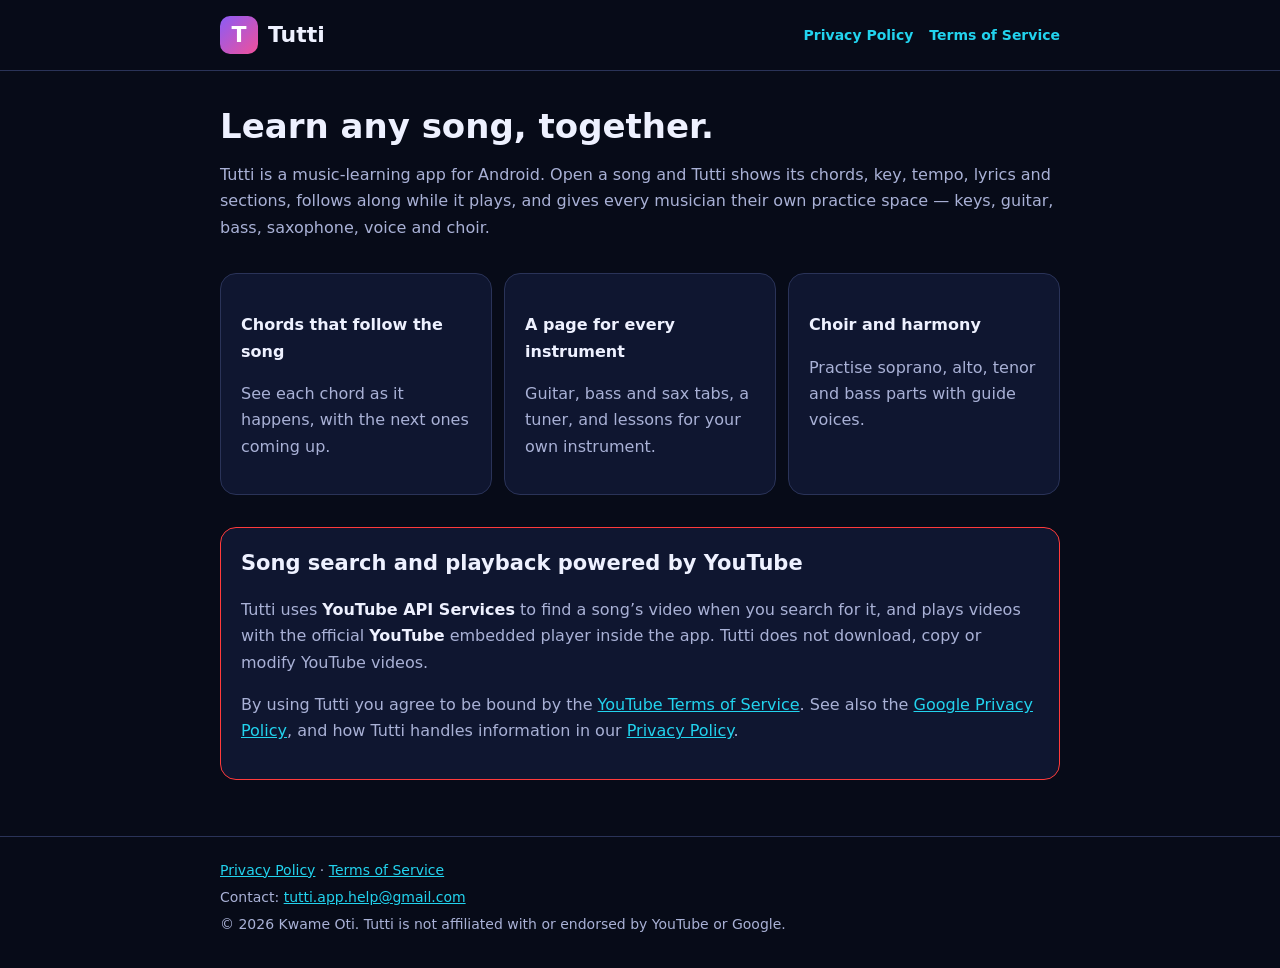
<file: index.html>
<!doctype html>
<html lang="en">
<head>
<meta charset="utf-8"><meta name="viewport" content="width=device-width,initial-scale=1">
<title>Tutti — Everyone in harmony</title>
<meta name="description" content="Tutti is a music-learning app: open a song and see its chords, key, tempo, lyrics and sections so you can learn and practise it.">
<link rel="stylesheet" href="style.css">
</head>
<body>
<header><div class="wrap">
  <a class="brand" href="index.html"><span class="logo">T</span>Tutti</a>
  <nav><a href="privacy.html">Privacy Policy</a><a href="terms.html">Terms of Service</a></nav>
</div></header>
<main><div class="wrap">
  <h1>Learn any song, together.</h1>
  <p>Tutti is a music-learning app for Android. Open a song and Tutti shows its chords, key, tempo, lyrics and sections, follows along while it plays, and gives every musician their own practice space — keys, guitar, bass, saxophone, voice and choir.</p>

  <div class="grid">
    <div class="card"><h3>Chords that follow the song</h3><p>See each chord as it happens, with the next ones coming up.</p></div>
    <div class="card"><h3>A page for every instrument</h3><p>Guitar, bass and sax tabs, a tuner, and lessons for your own instrument.</p></div>
    <div class="card"><h3>Choir and harmony</h3><p>Practise soprano, alto, tenor and bass parts with guide voices.</p></div>
  </div>

  <div class="card yt">
    <h2>Song search and playback powered by YouTube</h2>
    <p>Tutti uses <strong>YouTube API Services</strong> to find a song’s video when you search for it, and plays videos with the official <strong>YouTube</strong> embedded player inside the app. Tutti does not download, copy or modify YouTube videos.</p>
    <p>By using Tutti you agree to be bound by the <a href="https://www.youtube.com/t/terms">YouTube Terms of Service</a>. See also the <a href="https://policies.google.com/privacy">Google Privacy Policy</a>, and how Tutti handles information in our <a href="privacy.html">Privacy Policy</a>.</p>  </div>
</div></main>
<footer><div class="wrap">
  <p><a href="privacy.html">Privacy Policy</a> · <a href="terms.html">Terms of Service</a></p>
  <p>Contact: <a href="mailto:tutti.app.help@gmail.com">tutti.app.help@gmail.com</a></p>
  <p>© 2026 Kwame Oti. Tutti is not affiliated with or endorsed by YouTube or Google.</p>
</div></footer>
</body>
</html>
</file>
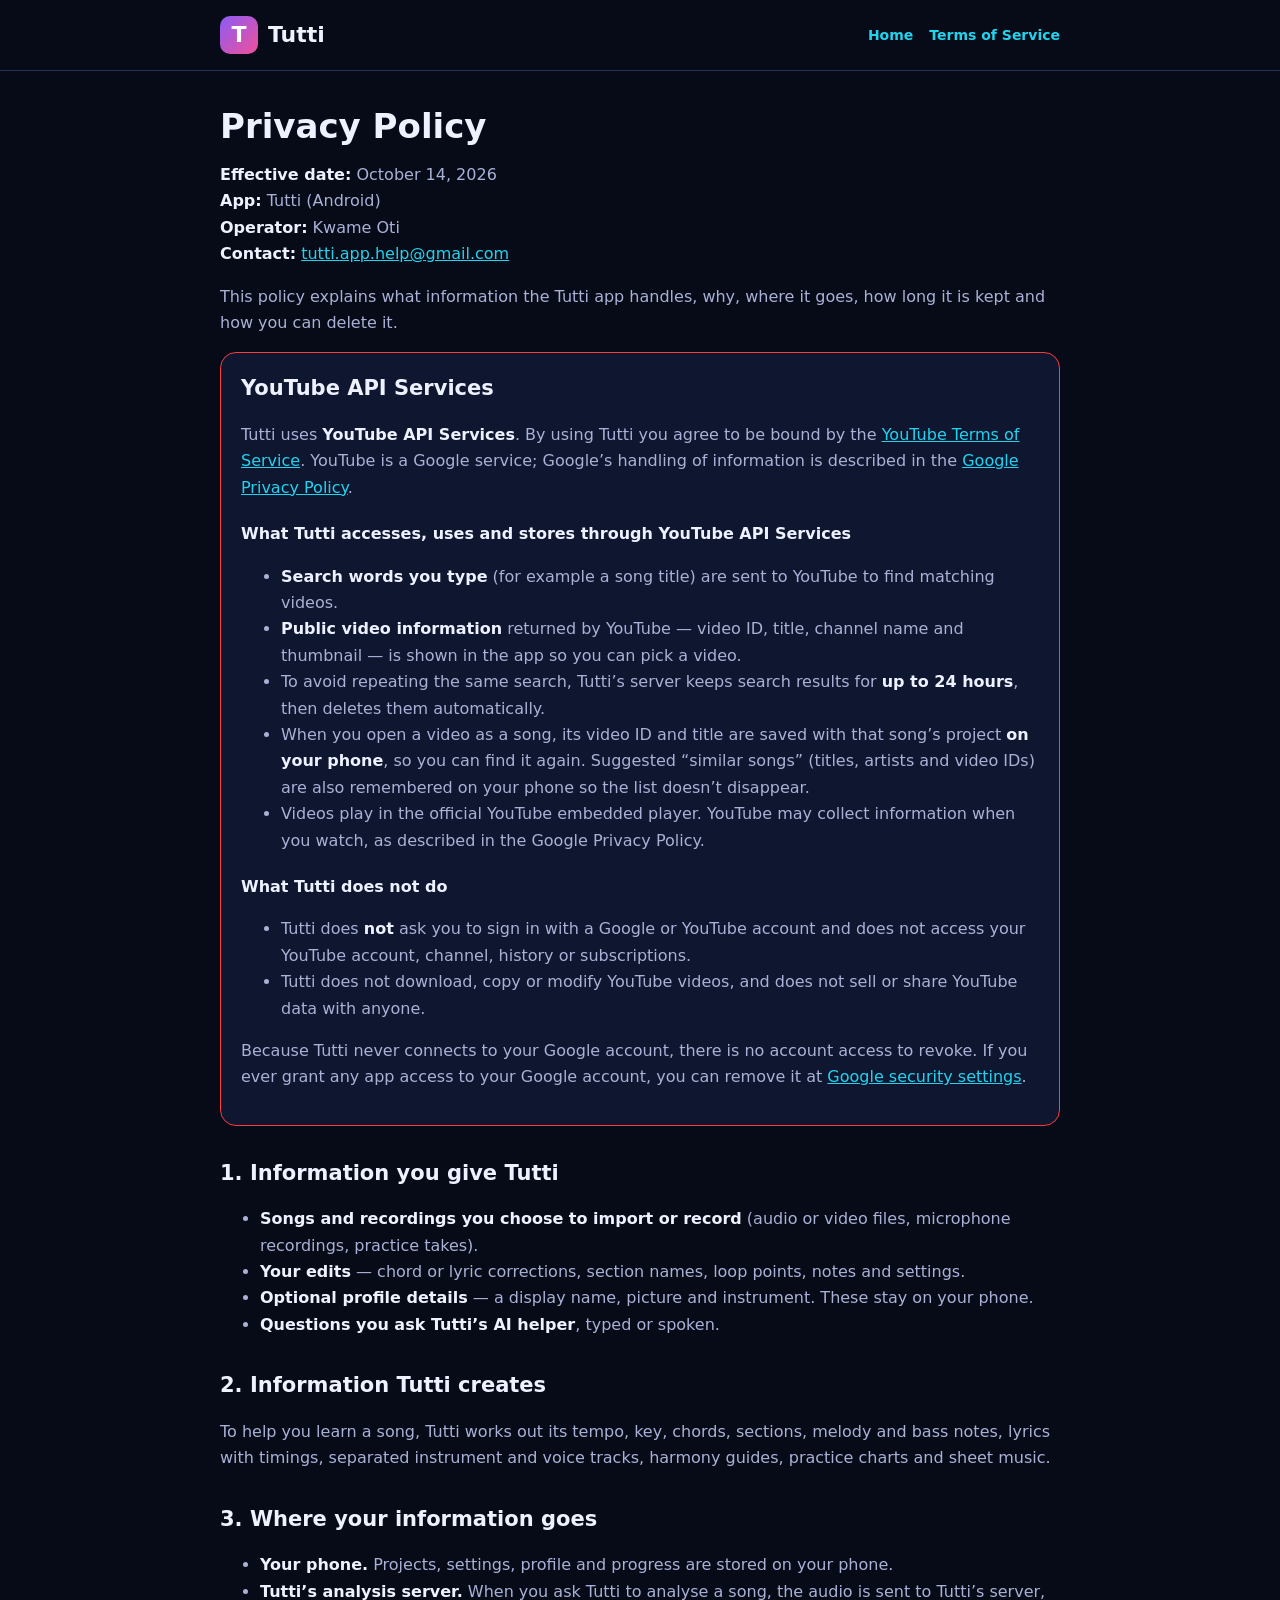
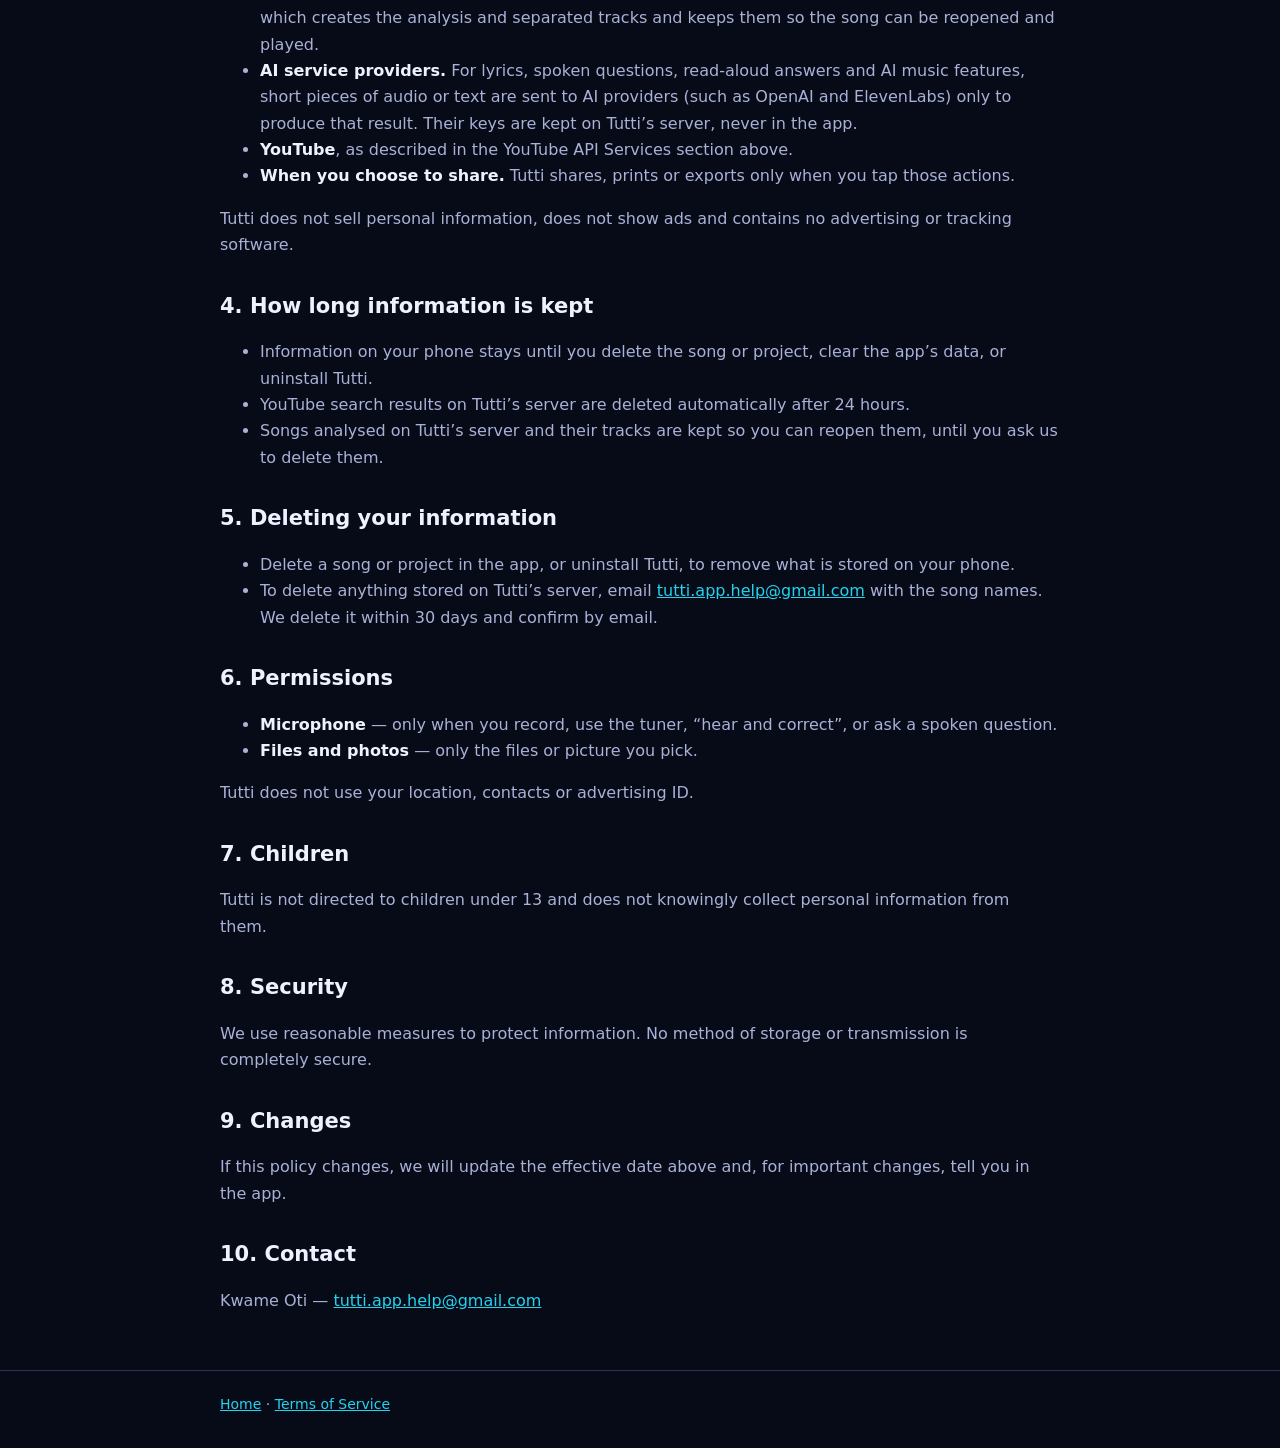
<file: privacy.html>
<!doctype html>
<html lang="en">
<head>
<meta charset="utf-8"><meta name="viewport" content="width=device-width,initial-scale=1">
<title>Tutti Privacy Policy</title>
<link rel="stylesheet" href="style.css">
</head>
<body>
<header><div class="wrap">
  <a class="brand" href="index.html"><span class="logo">T</span>Tutti</a>
  <nav><a href="index.html">Home</a><a href="terms.html">Terms of Service</a></nav>
</div></header>
<main><div class="wrap">
<h1>Privacy Policy</h1>
<p><strong>Effective date:</strong> October 14, 2026<br>
<strong>App:</strong> Tutti (Android)<br>
<strong>Operator:</strong> Kwame Oti<br>
<strong>Contact:</strong> <a href="mailto:tutti.app.help@gmail.com">tutti.app.help@gmail.com</a></p>

<p>This policy explains what information the Tutti app handles, why, where it goes, how long it is kept and how you can delete it.</p>

<div class="card yt">
<h2>YouTube API Services</h2>
<p>Tutti uses <strong>YouTube API Services</strong>. By using Tutti you agree to be bound by the <a href="https://www.youtube.com/t/terms">YouTube Terms of Service</a>. YouTube is a Google service; Google’s handling of information is described in the <a href="https://policies.google.com/privacy">Google Privacy Policy</a>.</p>
<h3>What Tutti accesses, uses and stores through YouTube API Services</h3>
<ul>
  <li><strong>Search words you type</strong> (for example a song title) are sent to YouTube to find matching videos.</li>
  <li><strong>Public video information</strong> returned by YouTube — video ID, title, channel name and thumbnail — is shown in the app so you can pick a video.</li>
  <li>To avoid repeating the same search, Tutti’s server keeps search results for <strong>up to 24 hours</strong>, then deletes them automatically.</li>
  <li>When you open a video as a song, its video ID and title are saved with that song’s project <strong>on your phone</strong>, so you can find it again. Suggested “similar songs” (titles, artists and video IDs) are also remembered on your phone so the list doesn’t disappear.</li>
  <li>Videos play in the official YouTube embedded player. YouTube may collect information when you watch, as described in the Google Privacy Policy.</li>
</ul>
<h3>What Tutti does not do</h3>
<ul>
  <li>Tutti does <strong>not</strong> ask you to sign in with a Google or YouTube account and does not access your YouTube account, channel, history or subscriptions.</li>
  <li>Tutti does not download, copy or modify YouTube videos, and does not sell or share YouTube data with anyone.</li>
</ul>
<p>Because Tutti never connects to your Google account, there is no account access to revoke. If you ever grant any app access to your Google account, you can remove it at <a href="https://security.google.com/settings/security/permissions">Google security settings</a>.</p>
</div>

<h2>1. Information you give Tutti</h2>
<ul>
  <li><strong>Songs and recordings you choose to import or record</strong> (audio or video files, microphone recordings, practice takes).</li>
  <li><strong>Your edits</strong> — chord or lyric corrections, section names, loop points, notes and settings.</li>
  <li><strong>Optional profile details</strong> — a display name, picture and instrument. These stay on your phone.</li>
  <li><strong>Questions you ask Tutti’s AI helper</strong>, typed or spoken.</li>
</ul>

<h2>2. Information Tutti creates</h2>
<p>To help you learn a song, Tutti works out its tempo, key, chords, sections, melody and bass notes, lyrics with timings, separated instrument and voice tracks, harmony guides, practice charts and sheet music.</p>

<h2>3. Where your information goes</h2>
<ul>
  <li><strong>Your phone.</strong> Projects, settings, profile and progress are stored on your phone.</li>
  <li><strong>Tutti’s analysis server.</strong> When you ask Tutti to analyse a song, the audio is sent to Tutti’s server, which creates the analysis and separated tracks and keeps them so the song can be reopened and played.</li>
  <li><strong>AI service providers.</strong> For lyrics, spoken questions, read-aloud answers and AI music features, short pieces of audio or text are sent to AI providers (such as OpenAI and ElevenLabs) only to produce that result. Their keys are kept on Tutti’s server, never in the app.</li>
  <li><strong>YouTube</strong>, as described in the YouTube API Services section above.</li>
  <li><strong>When you choose to share.</strong> Tutti shares, prints or exports only when you tap those actions.</li>
</ul>
<p>Tutti does not sell personal information, does not show ads and contains no advertising or tracking software.</p>

<h2>4. How long information is kept</h2>
<ul>
  <li>Information on your phone stays until you delete the song or project, clear the app’s data, or uninstall Tutti.</li>
  <li>YouTube search results on Tutti’s server are deleted automatically after 24 hours.</li>
  <li>Songs analysed on Tutti’s server and their tracks are kept so you can reopen them, until you ask us to delete them.</li>
</ul>

<h2>5. Deleting your information</h2>
<ul>
  <li>Delete a song or project in the app, or uninstall Tutti, to remove what is stored on your phone.</li>
  <li>To delete anything stored on Tutti’s server, email <a href="mailto:tutti.app.help@gmail.com">tutti.app.help@gmail.com</a> with the song names. We delete it within 30 days and confirm by email.</li>
</ul>

<h2>6. Permissions</h2>
<ul>
  <li><strong>Microphone</strong> — only when you record, use the tuner, “hear and correct”, or ask a spoken question.</li>
  <li><strong>Files and photos</strong> — only the files or picture you pick.</li>
</ul>
<p>Tutti does not use your location, contacts or advertising ID.</p>

<h2>7. Children</h2>
<p>Tutti is not directed to children under 13 and does not knowingly collect personal information from them.</p>

<h2>8. Security</h2>
<p>We use reasonable measures to protect information. No method of storage or transmission is completely secure.</p>

<h2>9. Changes</h2>
<p>If this policy changes, we will update the effective date above and, for important changes, tell you in the app.</p>

<h2>10. Contact</h2>
<p>Kwame Oti — <a href="mailto:tutti.app.help@gmail.com">tutti.app.help@gmail.com</a></p>
</div></main>
<footer><div class="wrap"><p><a href="index.html">Home</a> · <a href="terms.html">Terms of Service</a></p></div></footer>
</body>
</html>
</file>
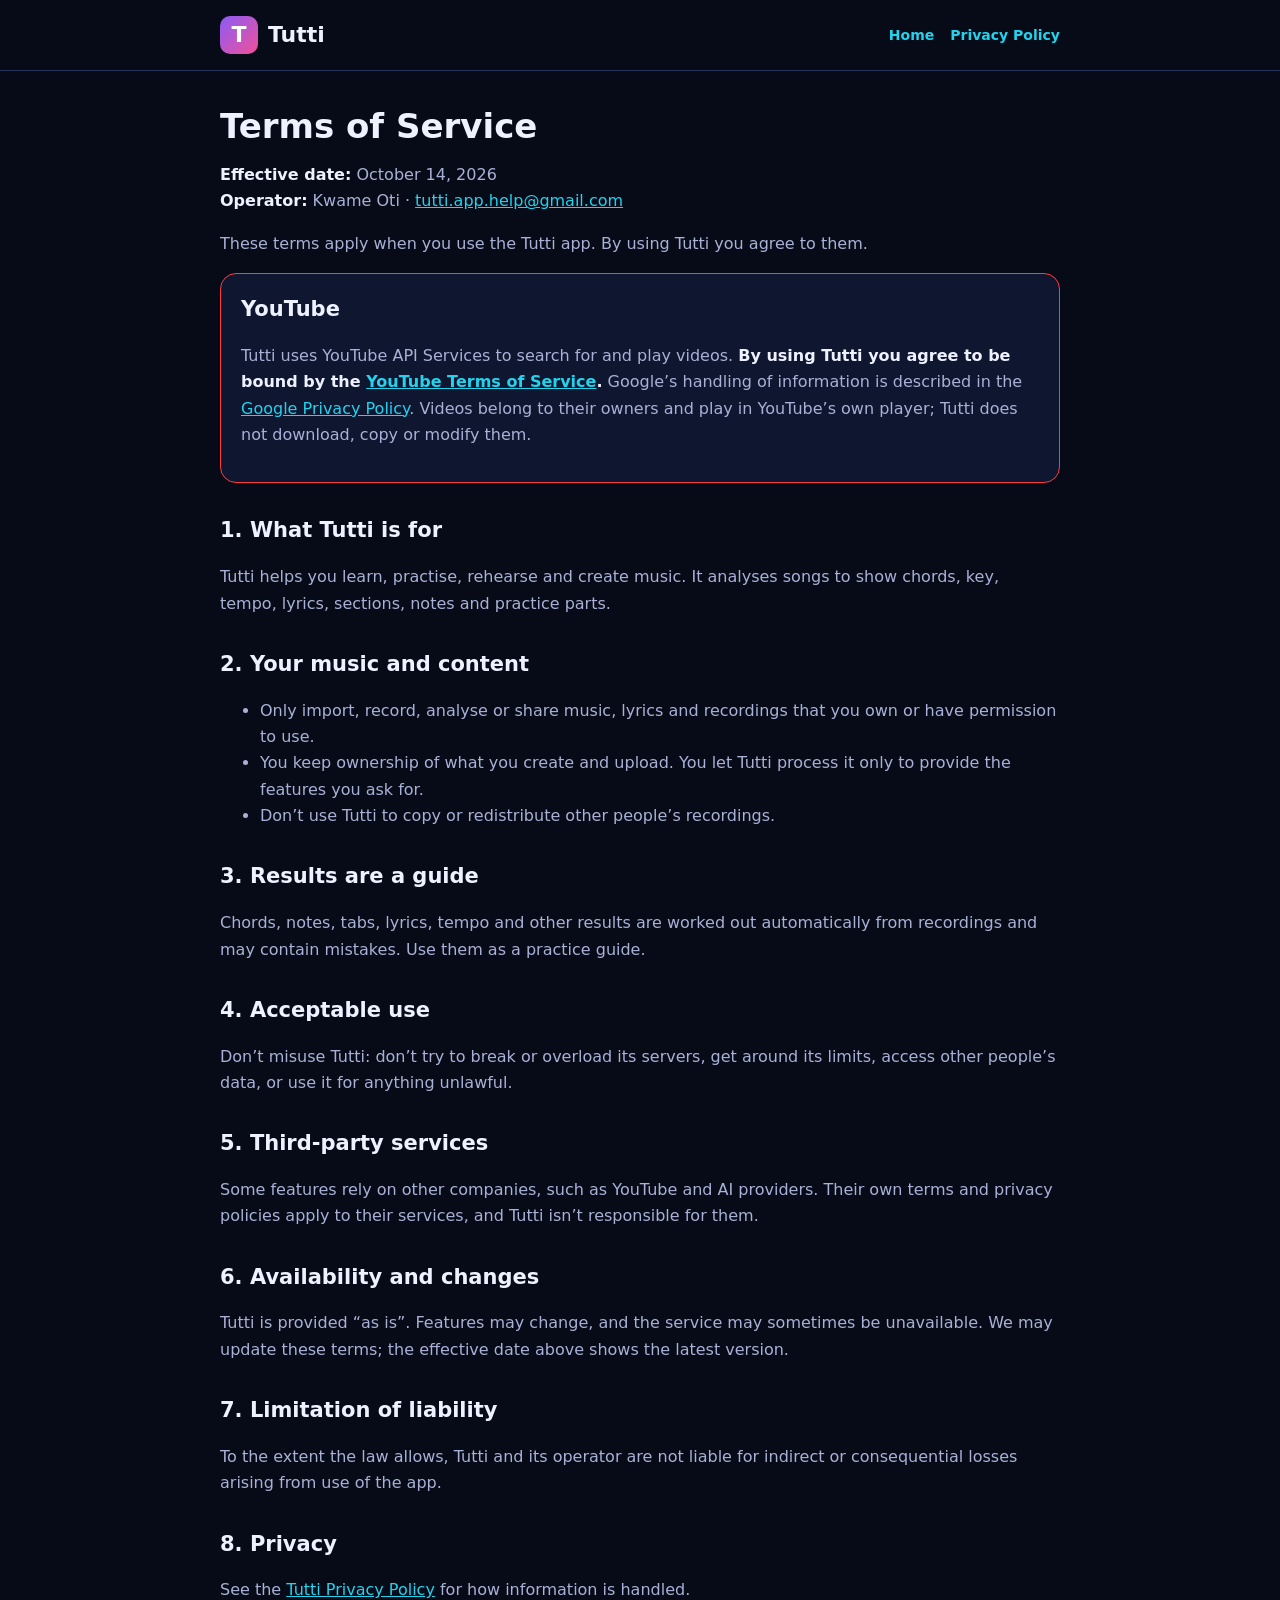
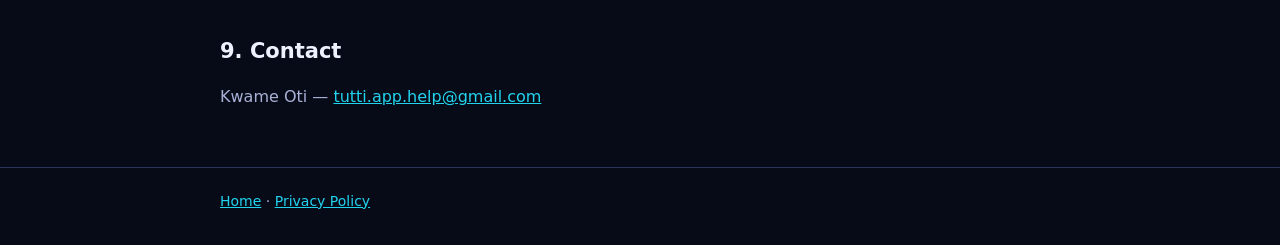
<file: terms.html>
<!doctype html>
<html lang="en">
<head>
<meta charset="utf-8"><meta name="viewport" content="width=device-width,initial-scale=1">
<title>Tutti Terms of Service</title>
<link rel="stylesheet" href="style.css">
</head>
<body>
<header><div class="wrap">
  <a class="brand" href="index.html"><span class="logo">T</span>Tutti</a>
  <nav><a href="index.html">Home</a><a href="privacy.html">Privacy Policy</a></nav>
</div></header>
<main><div class="wrap">
<h1>Terms of Service</h1>
<p><strong>Effective date:</strong> October 14, 2026<br>
<strong>Operator:</strong> Kwame Oti · <a href="mailto:tutti.app.help@gmail.com">tutti.app.help@gmail.com</a></p>

<p>These terms apply when you use the Tutti app. By using Tutti you agree to them.</p>

<div class="card yt">
<h2>YouTube</h2>
<p>Tutti uses YouTube API Services to search for and play videos. <strong>By using Tutti you agree to be bound by the <a href="https://www.youtube.com/t/terms">YouTube Terms of Service</a>.</strong> Google’s handling of information is described in the <a href="https://policies.google.com/privacy">Google Privacy Policy</a>. Videos belong to their owners and play in YouTube’s own player; Tutti does not download, copy or modify them.</p>
</div>

<h2>1. What Tutti is for</h2>
<p>Tutti helps you learn, practise, rehearse and create music. It analyses songs to show chords, key, tempo, lyrics, sections, notes and practice parts.</p>

<h2>2. Your music and content</h2>
<ul>
  <li>Only import, record, analyse or share music, lyrics and recordings that you own or have permission to use.</li>
  <li>You keep ownership of what you create and upload. You let Tutti process it only to provide the features you ask for.</li>
  <li>Don’t use Tutti to copy or redistribute other people’s recordings.</li>
</ul>

<h2>3. Results are a guide</h2>
<p>Chords, notes, tabs, lyrics, tempo and other results are worked out automatically from recordings and may contain mistakes. Use them as a practice guide.</p>

<h2>4. Acceptable use</h2>
<p>Don’t misuse Tutti: don’t try to break or overload its servers, get around its limits, access other people’s data, or use it for anything unlawful.</p>

<h2>5. Third-party services</h2>
<p>Some features rely on other companies, such as YouTube and AI providers. Their own terms and privacy policies apply to their services, and Tutti isn’t responsible for them.</p>

<h2>6. Availability and changes</h2>
<p>Tutti is provided “as is”. Features may change, and the service may sometimes be unavailable. We may update these terms; the effective date above shows the latest version.</p>

<h2>7. Limitation of liability</h2>
<p>To the extent the law allows, Tutti and its operator are not liable for indirect or consequential losses arising from use of the app.</p>

<h2>8. Privacy</h2>
<p>See the <a href="privacy.html">Tutti Privacy Policy</a> for how information is handled.</p>

<h2>9. Contact</h2>
<p>Kwame Oti — <a href="mailto:tutti.app.help@gmail.com">tutti.app.help@gmail.com</a></p>
</div></main>
<footer><div class="wrap"><p><a href="index.html">Home</a> · <a href="privacy.html">Privacy Policy</a></p></div></footer>
</body>
</html>
</file>
<file: style.css>
:root{--bg:#070B18;--panel:#0F1630;--line:#2A3358;--text:#EEF1FF;--muted:#A9B1D6;--cyan:#22D3EE;--purple:#8B5CF6;--pink:#F0509A}
*{box-sizing:border-box}
body{margin:0;background:var(--bg);color:var(--text);font-family:system-ui,-apple-system,"Segoe UI",Roboto,sans-serif;line-height:1.65}
a{color:var(--cyan)}
.wrap{max-width:880px;margin:0 auto;padding:0 20px}
header{border-bottom:1px solid var(--line)}
header .wrap{display:flex;align-items:center;justify-content:space-between;gap:12px;padding-top:16px;padding-bottom:16px;flex-wrap:wrap}
.brand{display:flex;align-items:center;gap:10px;font-weight:900;font-size:22px;color:var(--text);text-decoration:none}
.logo{width:38px;height:38px;border-radius:10px;background:linear-gradient(135deg,var(--purple),var(--pink));display:grid;place-items:center;font-weight:900;color:#fff}
nav a{margin-left:16px;text-decoration:none;font-weight:700;font-size:14px}
main{padding:28px 0 40px}
h1{font-size:34px;line-height:1.15;margin:8px 0 12px}
h2{font-size:21px;margin:30px 0 8px}
h3{font-size:16px;margin:20px 0 6px}
p,li{color:var(--muted)}
strong{color:var(--text)}
.card{background:var(--panel);border:1px solid var(--line);border-radius:16px;padding:18px 20px;margin:16px 0}
.yt{border-color:#FF3B3B}
.yt h2{margin-top:0}
.grid{display:grid;grid-template-columns:repeat(auto-fit,minmax(220px,1fr));gap:12px}
.shot{display:block;max-width:300px;width:100%;border-radius:18px;border:1px solid var(--line);margin:12px auto}
.fill{background:#5A1E2E;color:#FFD3DC;padding:1px 6px;border-radius:5px;font-weight:700}
footer{border-top:1px solid var(--line);padding:18px 0 28px;font-size:14px}
footer p{margin:4px 0}
</file>
